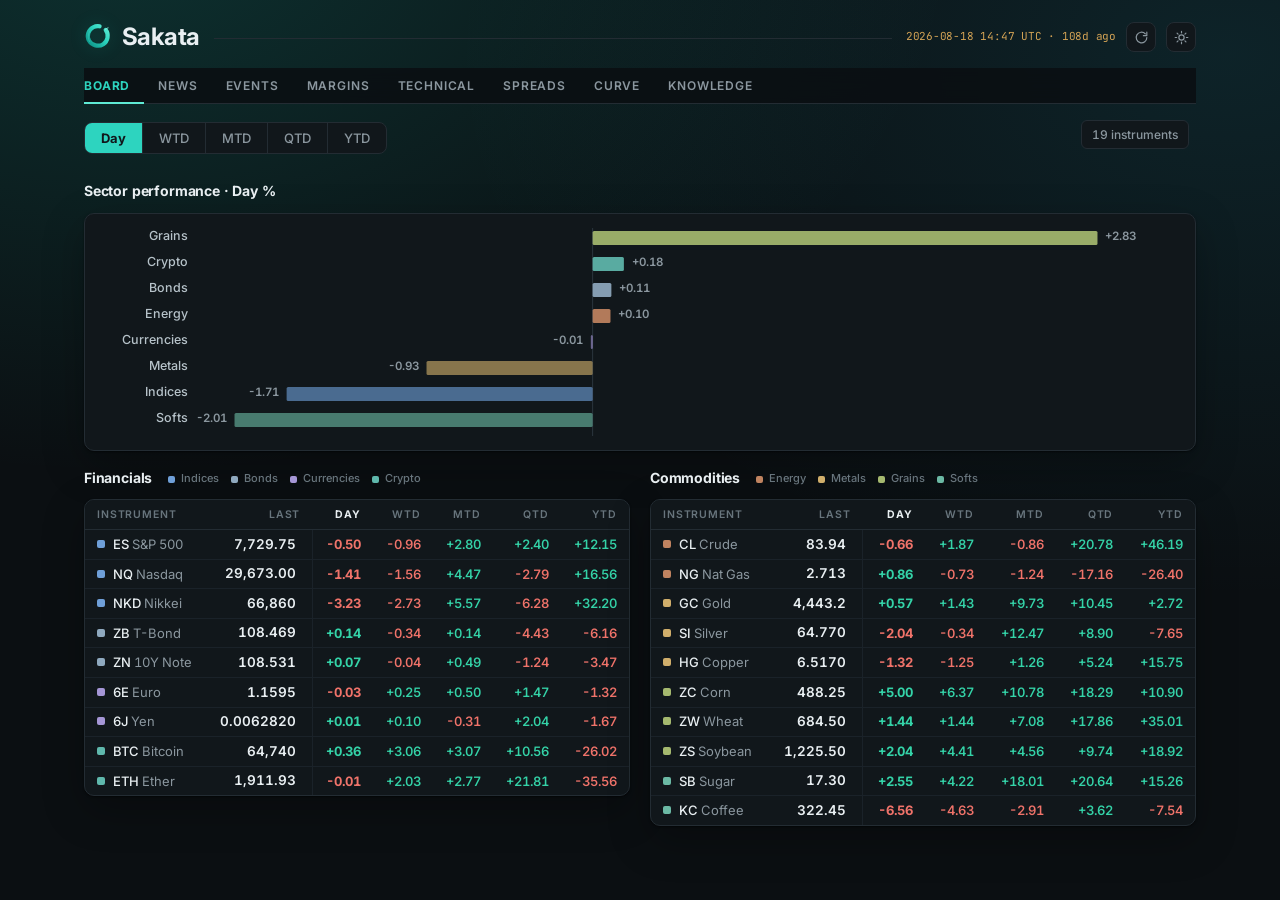
<file: docs/index.html>
<!DOCTYPE html>
<html lang="en">
<head>
<meta charset="utf-8">
<meta name="viewport" content="width=device-width,initial-scale=1,viewport-fit=cover">
<meta name="theme-color" content="#0b0f12">
<title>Sakata · futures terminal</title>
<!-- Theme is resolved before first paint. Doing this in sakata.js instead
     would flash the wrong ground at every tab change. Dark is the default;
     the OS preference is deliberately not consulted, because a terminal
     should not change colour because the laptop thinks it is daytime. A
     stored choice from the header switch always wins. -->
<script>
(function () {
  var t, src = "stored";
  try { t = localStorage.getItem("sk-theme"); } catch (e) { t = null; }
  if (t !== "dark" && t !== "light") { src = "default"; t = "dark"; }
  document.documentElement.setAttribute("data-theme", t);
  document.documentElement.setAttribute("data-theme-src", src);
})();
</script>
<!-- The mark, inlined. A .svg file would be a second asset the build
     has to copy and the browser has to fetch, for 700 bytes. -->
<link rel="icon" href="data:image/svg+xml,%3Csvg%20xmlns%3D%22http%3A%2F%2Fwww.w3.org%2F2000%2Fsvg%22%20viewBox%3D%220%200%2032%2032%22%3E%3Cpath%20d%3D%22M24.07%204.62L25.13%205.63L26.07%206.75L26.86%207.97L27.50%209.26L27.99%2010.60L28.33%2011.98L28.51%2013.38L28.55%2014.78L28.45%2016.16L28.22%2017.52L27.86%2018.85L27.38%2020.12L26.78%2021.35L26.07%2022.51L25.26%2023.61L24.34%2024.62L23.32%2025.54L22.20%2026.36L21.01%2027.06L19.73%2027.63L18.40%2028.07L17.02%2028.35L15.60%2028.48L14.18%2028.43L12.77%2028.22L11.40%2027.84L10.08%2027.29L8.84%2026.58L7.70%2025.73L6.67%2024.76L5.78%2023.67L5.02%2022.49L4.41%2021.25L3.95%2019.95L3.64%2018.63L3.47%2017.29L3.45%2015.95L3.56%2014.63L3.81%2013.34L4.18%2012.10L4.67%2010.90L5.26%209.76L5.95%208.69L6.74%207.69L7.62%206.77L8.58%205.94L9.64%205.23L10.77%204.64L11.95%204.17L13.18%203.83L14.43%203.62L15.70%203.52L15.70%203.78L14.60%203.95L13.53%204.25L12.52%204.67L11.56%205.18L10.68%205.78L9.87%206.44L9.13%207.16L8.45%207.91L7.85%208.71L7.32%209.55L6.86%2010.42L6.47%2011.32L6.16%2012.24L5.93%2013.18L5.77%2014.14L5.69%2015.10L5.68%2016.07L5.75%2017.04L5.91%2018.01L6.16%2018.97L6.50%2019.90L6.94%2020.79L7.46%2021.64L8.08%2022.44L8.78%2023.16L9.56%2023.81L10.41%2024.37L11.31%2024.82L12.26%2025.17L13.24%2025.42L14.23%2025.55L15.23%2025.58L16.21%2025.49L17.18%2025.30L18.11%2025.02L19.00%2024.65L19.84%2024.20L20.63%2023.67L21.36%2023.08L22.03%2022.44L22.63%2021.75L23.18%2021.01L23.65%2020.24L24.07%2019.44L24.42%2018.61L24.70%2017.75L24.91%2016.88L25.06%2015.98L25.12%2015.07L25.11%2014.16L25.02%2013.24L24.84%2012.33Z%22%20fill%3D%22%2314b8a6%22%2F%3E%3C%2Fsvg%3E">
<link rel="preconnect" href="https://fonts.googleapis.com">
<link rel="preconnect" href="https://fonts.gstatic.com" crossorigin>
<link href="https://fonts.googleapis.com/css2?family=Inter:wght@400;450;500;600;700;800&family=JetBrains+Mono:wght@400;500&display=swap" rel="stylesheet">
<link rel="stylesheet" href="sakata.css">
<link rel="icon" href="enso.svg" type="image/svg+xml">
</head>
<body>

<div class="wrap">

  <header class="head">
    <svg class="mark" width="28" height="28" viewBox="0 0 32 32" fill="none" aria-hidden="true"><path d="M24.07 4.62L25.13 5.63L26.07 6.75L26.86 7.97L27.50 9.26L27.99 10.60L28.33 11.98L28.51 13.38L28.55 14.78L28.45 16.16L28.22 17.52L27.86 18.85L27.38 20.12L26.78 21.35L26.07 22.51L25.26 23.61L24.34 24.62L23.32 25.54L22.20 26.36L21.01 27.06L19.73 27.63L18.40 28.07L17.02 28.35L15.60 28.48L14.18 28.43L12.77 28.22L11.40 27.84L10.08 27.29L8.84 26.58L7.70 25.73L6.67 24.76L5.78 23.67L5.02 22.49L4.41 21.25L3.95 19.95L3.64 18.63L3.47 17.29L3.45 15.95L3.56 14.63L3.81 13.34L4.18 12.10L4.67 10.90L5.26 9.76L5.95 8.69L6.74 7.69L7.62 6.77L8.58 5.94L9.64 5.23L10.77 4.64L11.95 4.17L13.18 3.83L14.43 3.62L15.70 3.52L15.70 3.78L14.60 3.95L13.53 4.25L12.52 4.67L11.56 5.18L10.68 5.78L9.87 6.44L9.13 7.16L8.45 7.91L7.85 8.71L7.32 9.55L6.86 10.42L6.47 11.32L6.16 12.24L5.93 13.18L5.77 14.14L5.69 15.10L5.68 16.07L5.75 17.04L5.91 18.01L6.16 18.97L6.50 19.90L6.94 20.79L7.46 21.64L8.08 22.44L8.78 23.16L9.56 23.81L10.41 24.37L11.31 24.82L12.26 25.17L13.24 25.42L14.23 25.55L15.23 25.58L16.21 25.49L17.18 25.30L18.11 25.02L19.00 24.65L19.84 24.20L20.63 23.67L21.36 23.08L22.03 22.44L22.63 21.75L23.18 21.01L23.65 20.24L24.07 19.44L24.42 18.61L24.70 17.75L24.91 16.88L25.06 15.98L25.12 15.07L25.11 14.16L25.02 13.24L24.84 12.33Z" fill="currentColor"/></svg>
    <h1 class="wordmark">Sakata</h1>
    <span class="rule"></span>
    <span class="stamp" id="stamp">loading</span>
    <button class="theme" id="refresh" type="button" aria-label="Reload data" title="Reload the published data">
      <svg viewBox="0 0 24 24" fill="none" stroke="currentColor" stroke-width="1.9" stroke-linecap="round" stroke-linejoin="round" aria-hidden="true"><path d="M20.5 12a8.5 8.5 0 1 1-2.5-6"/><path d="M20.5 3.5V9H15"/></svg>
    </button>
    <button class="theme" id="theme" type="button" aria-label="Switch theme" title="Switch theme">
      <svg class="moon" viewBox="0 0 24 24" fill="none" stroke="currentColor" stroke-width="1.9" stroke-linecap="round" stroke-linejoin="round" aria-hidden="true"><path d="M20.5 14.6A8.6 8.6 0 1 1 9.4 3.5a6.9 6.9 0 0 0 11.1 11.1z"/></svg>
      <svg class="sun" viewBox="0 0 24 24" fill="none" stroke="currentColor" stroke-width="1.9" stroke-linecap="round" stroke-linejoin="round" aria-hidden="true"><circle cx="12" cy="12" r="4.2"/><path d="M12 2.2v2.3M12 19.5v2.3M4.2 12H1.9M22.1 12h-2.3M6.5 6.5 4.9 4.9M19.1 19.1l-1.6-1.6M17.5 6.5l1.6-1.6M4.9 19.1l1.6-1.6"/></svg>
    </button>
  </header>

  <nav class="tabs" id="tabs"></nav>

  <main id="view" class="view"><div class="skel">Loading…</div></main>

</div>
<!-- Order matters: core defines the router and helpers, the tab files
     register themselves, boot runs last. No bundler by design. -->
<script src="js/core.js"></script>
<script src="js/charts.js"></script>
<script src="js/board.js"></script>
<script src="js/technical.js"></script>
<script src="js/spreads.js"></script>
<script src="js/curve.js"></script>
<script src="js/margins.js"></script>
<script src="js/events.js"></script>
<script src="js/knowledge.js"></script>
<script src="js/news.js"></script>
<script src="js/boot.js"></script>
</body>
</html>
</file>
<file: docs/sakata.css>
/* Sakata — static futures terminal.

   THEME. Every colour in the product is declared once, here, as a token. The
   JS reads the same tokens back through getComputedStyle, so a theme flip is
   one attribute on <html> and nothing else in the codebase knows a theme
   exists. Hard-code a colour anywhere else and it will be wrong in one mode.

   TYPE. One family — Inter — for everything on the page. Hierarchy comes
   from weight, size and tracking rather than from a second face, which is
   how a dense screen stays calm: a serif heading over a sans table asks the
   eye to change mode at every section break, and there are nine of them.

   Figures use Inter's tabular lining numerals rather than a monospace. Real
   mono aligns perfectly and reads as a machine log; tabular Inter aligns
   just as well in a table and reads as a document. Mono is kept for exactly
   two jobs where a machine log IS the right register: the build stamp and
   the copyable digest.

   --display stays a separate token even though it currently resolves to the
   same stack. Headings and data are different jobs; keeping the seam means
   changing one without disturbing the other later.

   COLOUR. One teal accent, gains in the same teal family, losses in coral,
   everything else grey. Sector swatches stay desaturated so an identity tag
   can never be mistaken for a signal. */

/* --------------------------------------------------------- light (default) */
:root{
  --display:'Inter',-apple-system,BlinkMacSystemFont,'Segoe UI',Helvetica,sans-serif;
  --sans:'Inter',-apple-system,BlinkMacSystemFont,'Segoe UI',Helvetica,sans-serif;
  --mono:'JetBrains Mono',ui-monospace,'SF Mono',Menlo,monospace;

  /* ground */
  --bg:#f4f6f7;                 /* page: a half-step off white so cards lift */
  --glow-a:rgba(13,148,136,.16);
  --glow-b:rgba(34,211,238,.08);
  --surface:#ffffff;            /* cards, tables, controls */
  --raised:#fafbfc;             /* hover, section rows, summary bars */
  --line:#e0e5e8;               /* structural border */
  --hair:#eef1f3;               /* row rule */

  /* ink */
  --ink:#0d1418; --body:#3a464e; --mute:#66727b; --faint:#97a2ab;

  /* accent */
  --teal:#0d8f83;               /* accent on light — passes contrast */
  --teal-b:#14b8a6;             /* the bright mint, for marks and fills */
  --teal-d:#0d5f58;             /* deepest tint, for conviction */
  --teal-w:#eefaf8;             /* tint ground */

  /* signal */
  --pos:#0a7c66; --neg:#c2453b; --amber:#96701c;
  --warn-bg:#fdfaf3; --warn-line:#ecdfc4; --warn-ink:#6b4f1a; --warn-strong:#4a3610;

  /* chart */
  --grid:#eef1f3; --axis:#d3dade; --volbar:#e9edf1;
  --up:#0d9488; --down:#cf5a54;
  --shadow:0 8px 28px rgba(45,35,80,.07),0 1px 2px rgba(13,20,24,.05);

  /* sector identity — muted by design */
  --sec-indices:#3b6ea5; --sec-bonds:#5c7d99; --sec-currencies:#7a6ba8;
  --sec-crypto:#4c8f86;  --sec-energy:#8c5a3c; --sec-metals:#a8894f;
  --sec-grains:#7d8f4e;  --sec-softs:#4f8f7d;  --sec-other:#9aa2ab;

  /* bias ladder, −3 … +3 */
  --bias3:#0d5f58; --bias2:#0d9488; --bias1:#5fbcb1; --bias0:#9aa4ad;
  --biasn1:#dda29e; --biasn2:#cf5a54; --biasn3:#a33f3a;

  --caret:url("data:image/svg+xml;charset=utf-8,%3Csvg xmlns='http://www.w3.org/2000/svg' width='10' height='6'%3E%3Cpath d='M1 1l4 4 4-4' fill='none' stroke='%2366727b' stroke-width='1.5'/%3E%3C/svg%3E");
}

/* ---------------------------------------------------------------- dark */
/* Not black. #0b0f12 is a cool near-black: a white wick reads on it without
   glare at 6am, and the coral stops vibrating the way it does on #000. */
:root[data-theme="dark"]{
  --bg:#0b0f12; --surface:#11171b; --raised:#161d22;
  --glow-a:rgba(20,184,166,.20); --glow-b:rgba(34,211,238,.10);
  --line:#232c33; --hair:#1a2229;

  --ink:#e9eff2; --body:#b6c2c9; --mute:#8b979f; --faint:#68757d;

  --teal:#2dd4bf; --teal-b:#5eead4; --teal-d:#8ff0e2; --teal-w:#10322f;

  --pos:#34d3a8; --neg:#f0736a; --amber:#d3a355;
  --warn-bg:#1c1a12; --warn-line:#3a3222; --warn-ink:#d8c79c; --warn-strong:#f0e3c2;

  --grid:#1a2229; --axis:#2b353d; --volbar:#1e262d;
  --up:#2dd4bf; --down:#f0736a;
  --shadow:0 14px 42px rgba(0,0,0,.28),0 1px 2px rgba(0,0,0,.50);

  --sec-indices:#6f9fd8; --sec-bonds:#8fa9bf; --sec-currencies:#a596d6;
  --sec-crypto:#5fb8ac;  --sec-energy:#c08360; --sec-metals:#d0ae6b;
  --sec-grains:#a5b96f;  --sec-softs:#6bb9a4;  --sec-other:#7d8891;

  --bias3:#8ff0e2; --bias2:#2dd4bf; --bias1:#189d92; --bias0:#78848d;
  --biasn1:#a75f59; --biasn2:#f0736a; --biasn3:#ff9d94;

  --caret:url("data:image/svg+xml;charset=utf-8,%3Csvg xmlns='http://www.w3.org/2000/svg' width='10' height='6'%3E%3Cpath d='M1 1l4 4 4-4' fill='none' stroke='%238b979f' stroke-width='1.5'/%3E%3C/svg%3E");
}

*{box-sizing:border-box}
html{-webkit-text-size-adjust:100%;background:var(--bg)}
body{margin:0;background:
  radial-gradient(1180px 780px at 10% -8%,var(--glow-a),transparent 70%),
  radial-gradient(1080px 760px at 96% 6%,var(--glow-b),transparent 72%),
  var(--bg);background-attachment:fixed;color:var(--ink);font-family:var(--sans);
  font-size:15px;line-height:1.6;-webkit-font-smoothing:antialiased;
  text-rendering:optimizeLegibility;font-feature-settings:'tnum' 1,'lnum' 1}
::selection{background:var(--teal-w);color:var(--ink)}
:focus-visible{outline:2px solid var(--teal);outline-offset:2px;border-radius:3px}

.wrap{max-width:1160px;margin:0 auto;padding:22px 24px 56px}

/* ---------------------------------------------------------------- header */
/* Mark, wordmark, hairline, stamp, switch — one lockup spanning the full
   measure, so the eye lands on the name and exits at the build time. */
.head{display:flex;align-items:center;gap:10px;margin-bottom:16px}
.mark{flex:none;margin-bottom:2px;color:transparent;
  background:url('enso.svg') center/contain no-repeat;
  filter:drop-shadow(0 0 8px var(--glow-a))}
.wordmark{font-family:var(--display);font-size:24px;font-weight:700;
  letter-spacing:-.022em;color:var(--ink);margin:0;line-height:1}
.rule{flex:1;height:1px;background:var(--line);margin:2px 4px 0}
.stamp{font-family:var(--mono);font-size:11px;font-weight:400;
  color:var(--faint);white-space:nowrap;letter-spacing:-.02em}

/* The switch states what it will do, not what it is: sun in dark, moon in
   light. One 30px square, the only round-cornered control in the header. */
.theme{appearance:none;display:inline-flex;align-items:center;
  justify-content:center;width:30px;height:30px;flex:none;padding:0;
  cursor:pointer;color:var(--mute);background:var(--surface);
  border:1px solid var(--line);border-radius:8px;
  transition:color .14s,border-color .14s}
.theme:hover{color:var(--teal);border-color:var(--teal)}
.theme.spin svg{animation:spin .5s linear}
@keyframes spin{to{transform:rotate(360deg)}}
/* Past eight hours the build has missed a session boundary — the stamp says
   so in colour, because an old figure that looks current is worse than none. */
.stamp.stale{color:var(--amber)}
.theme svg{width:15px;height:15px;display:block}
.theme .sun{display:none}
:root[data-theme="dark"] .theme .sun{display:block}
:root[data-theme="dark"] .theme .moon{display:none}

/* ------------------------------------------------------------------ tabs */
.tabs{display:flex;flex-wrap:wrap;border-bottom:1px solid var(--line);
  margin-bottom:16px;position:sticky;top:0;z-index:6;
  background:var(--bg);background:color-mix(in srgb,var(--bg) 86%,transparent);
  backdrop-filter:blur(14px);-webkit-backdrop-filter:blur(14px)}
/* Capitals need tracking. At normal spacing an all-caps run reads as a
   block rather than as words, so .07em goes back in and the size comes down
   — caps carry more optical weight than lowercase at the same px. */
.tab{appearance:none;border:none;background:none;cursor:pointer;
  padding:10px 14px 9px;font-family:var(--sans);font-size:12px;
  font-weight:600;text-transform:uppercase;letter-spacing:.07em;
  color:var(--mute);border-bottom:2px solid transparent;
  margin-bottom:-1px;transition:color .12s}
.tab:first-child{padding-left:0}
.tab:hover{color:var(--ink)}
.tab.on{color:var(--teal);font-weight:700;border-bottom-color:var(--teal-b)}

/* -------------------------------------------------------------- controls */
.bar{display:flex;align-items:center;gap:10px;flex-wrap:wrap;margin:0 0 12px}
.seg{display:inline-flex;border:1px solid var(--line);border-radius:8px;
  overflow:hidden;background:var(--surface)}
.seg button{appearance:none;border:none;background:none;cursor:pointer;
  font-family:var(--sans);font-size:13px;font-weight:500;color:var(--mute);
  padding:7px 16px;border-right:1px solid var(--line);
  font-variant-numeric:tabular-nums}
.seg button:last-child{border-right:none}
.seg button:hover{color:var(--ink);background:var(--raised)}
.seg button.on{color:var(--surface);background:var(--teal);font-weight:700}
select{font-family:var(--sans);font-size:14px;color:var(--ink);
  padding:7px 32px 7px 13px;border:1px solid var(--line);border-radius:8px;
  background-color:var(--surface);appearance:none;background-image:var(--caret);
  background-repeat:no-repeat;background-position:right 13px center}
.spacer{margin-left:auto}

/* ------------------------------------------------------------------ type */
h5,.eyebrow{font-family:var(--display);font-size:14px;font-weight:700;
  letter-spacing:-.012em;color:var(--ink);margin:24px 0 10px;
  display:flex;align-items:baseline;flex-wrap:wrap}
.eyebrow:first-child{margin-top:0}
.note{font-size:14px;color:var(--mute);line-height:1.65;margin:0 0 12px;
  max-width:74ch}
.note b{color:var(--ink);font-weight:600}
.warn{background:var(--warn-bg);border:1px solid var(--warn-line);
  padding:13px 16px;font-size:13.5px;line-height:1.65;margin:0 0 18px;
  border-radius:8px;color:var(--warn-ink);max-width:78ch}
.warn b{color:var(--warn-strong);font-weight:600}
/* A flag, not a box. The .warn panel was four lines of prose on every short
   window; this says the same thing in one and stops being read as an error. */
.flag{display:flex;align-items:baseline;gap:7px;margin:0 0 12px;
  font-size:12.5px;line-height:1.5;color:var(--amber)}
.flag::before{content:"";flex:none;width:3px;align-self:stretch;
  background:var(--amber);border-radius:2px;opacity:.55}

.chips{margin:0 0 12px}
.chip{display:inline-block;padding:4px 10px;margin:0 7px 7px 0;
  border:1px solid var(--line);border-radius:6px;background:var(--surface);
  font-family:var(--sans);font-size:12px;font-weight:500;color:var(--mute);
  font-variant-numeric:tabular-nums}
.skel{padding:52px 0;text-align:center;color:var(--faint);font-size:14px}
.grid2{display:grid;grid-template-columns:1fr 1fr;gap:20px}
@media(max-width:880px){.grid2{grid-template-columns:1fr;gap:10px}}

/* ---------------------------------------------------------------- tables */
.card{border:1px solid var(--line);border-radius:10px;overflow:hidden;
  background:var(--surface);box-shadow:var(--shadow)}
.scroll{overflow-x:auto;-webkit-overflow-scrolling:touch}
table{border-collapse:collapse;width:100%;font-size:13px;line-height:1.45;
  font-variant-numeric:tabular-nums lining-nums}
thead th{background:var(--surface);color:var(--faint);font-family:var(--sans);
  font-weight:600;font-size:10.5px;text-transform:uppercase;letter-spacing:.08em;
  padding:7px 12px;text-align:right;border-bottom:1px solid var(--line);
  white-space:nowrap}
thead th.l{text-align:left}
td{font-family:var(--sans);font-size:13px;font-weight:450;
  padding:4.5px 12px;text-align:right;border-bottom:1px solid var(--hair);
  white-space:nowrap;color:var(--body)}
td.l{text-align:left;color:var(--ink);font-weight:500}
tbody tr:last-child td{border-bottom:none}
tbody tr:hover td{background:var(--raised)}

/* Sector identity is a swatch, not a label — an 8px square ties the row to
   its bar in the chart at zero vertical cost. */
.sw{display:inline-block;width:8px;height:8px;border-radius:2px;margin-right:8px;
  vertical-align:1px;flex:none}
.legend{display:inline-flex;flex-wrap:wrap;gap:12px;margin-left:16px;
  font-family:var(--sans);font-size:11px;font-weight:500;color:var(--faint);
  letter-spacing:0}
.key{display:inline-flex;align-items:center;white-space:nowrap}
.key .sw{margin-right:6px;width:7px;height:7px}
td.l .nm{color:var(--mute);font-weight:400}

/* Last is the anchor figure — everything else on the row derives from it. */
td.last{color:var(--ink);font-weight:600;font-size:13.5px;
  border-right:1px solid var(--hair);padding-right:16px}

/* The selected horizon gains weight, not a fill. A tinted cell reads as an
   error state; a heavier digit reads as focus. */
td.on{font-weight:700}
thead th.on{color:var(--ink);font-weight:700}
tr.out td{background:var(--raised)}
tr.out:hover td{background:var(--hair)}
tr.sec td{background:var(--raised);font-family:var(--sans);font-size:10px;
  text-transform:uppercase;letter-spacing:.09em;color:var(--faint);
  padding:6px 12px;font-weight:600}

.pos{color:var(--pos);font-weight:550}
.neg{color:var(--neg);font-weight:550}
.dim{color:var(--mute)}
.faint{color:var(--faint)}
.lg{color:var(--teal);font-weight:600}
.sh{color:var(--amber);font-weight:600}
.cash{color:var(--faint)}
.ind{padding-left:14px}
td.l a{color:var(--ink);text-decoration:none;border-bottom:1px solid transparent}
td.l a:hover{color:var(--teal);border-bottom-color:var(--teal-b)}

/* ---------------------------------------------------------------- charts */
.chart{width:100%;display:block}
.chart .axis{font-family:var(--sans);font-size:11px;fill:var(--faint);
  font-variant-numeric:tabular-nums}
.chart .lbl{font-family:var(--sans);font-size:12.5px;font-weight:500;
  fill:var(--body)}
.chart .val{font-family:var(--sans);font-size:11.5px;font-weight:600;
  fill:var(--mute);font-variant-numeric:tabular-nums}
.chart .grid{stroke:var(--grid);stroke-width:1}
.plot{border:1px solid var(--line);border-radius:10px;padding:10px 6px;
  background:var(--surface);box-shadow:var(--shadow)}

/* Small multiples. Three across on a desktop, one on a phone — a 300px-wide
   chart is the narrowest that still shows the shape of a spread. */
.cgrid{display:grid;grid-template-columns:repeat(3,1fr);gap:12px;margin-bottom:6px}
@media(max-width:820px){.cgrid{grid-template-columns:1fr}}
.ctitle{display:flex;align-items:baseline;justify-content:space-between;gap:8px;
  padding:0 6px 2px;font-size:12.5px;color:var(--ink)}
.ctitle b{font-weight:600}
.ctitle span{font-size:11px;color:var(--faint);white-space:nowrap;
  font-variant-numeric:tabular-nums}
.clegend{display:flex;flex-wrap:wrap;gap:10px;padding:0 6px 4px;
  font-size:10.5px;color:var(--mute)}
.clegend .sw{width:7px;height:7px;margin-right:5px}

/* ------------------------------------------------------------------ news */
.item{border-bottom:1px solid var(--hair);padding:15px 18px}
.item:last-child{border-bottom:none}
.item a{font-family:var(--sans);color:var(--ink);text-decoration:none;
  font-weight:600;font-size:14.5px}
.item a:hover{color:var(--teal)}
.item p{margin:6px 0 0;font-size:14px;color:var(--mute);line-height:1.65}
.item .when{font-family:var(--sans);font-size:11.5px;color:var(--faint);
  display:block;margin-top:7px;font-variant-numeric:tabular-nums}
.mkt{padding:17px 18px;border-bottom:1px solid var(--hair)}
.mkt:last-child{border-bottom:none}
.mkt h6{margin:0 0 7px;font-family:var(--sans);font-size:12px;font-weight:700;
  color:var(--teal);text-transform:uppercase;letter-spacing:.07em}
/* Justified, with hyphenation on. Justification without hyphens opens
   rivers in a column this narrow; with them the right edge is clean and the
   word spacing stays even. */
.mkt p{margin:0;font-size:14px;color:var(--body);line-height:1.7;
  text-align:justify;text-justify:inter-word;hyphens:auto;-webkit-hyphens:auto}
.news .card{height:100%}
.news .eyebrow{margin-top:0}
@media(max-width:880px){.mkt p{text-align:left;hyphens:manual}}

/* --------------------------------------------------------------- drivers */
.dgrid{display:grid;grid-template-columns:1fr 1fr;gap:16px}
@media(max-width:880px){.dgrid{grid-template-columns:1fr}}
.dcard{border:1px solid var(--line);border-radius:10px;background:var(--surface);
  padding:14px 16px 12px;box-shadow:var(--shadow)}
.dhead{display:flex;align-items:center;gap:2px;font-size:14px;color:var(--body);
  padding-bottom:9px;margin-bottom:9px;border-bottom:1px solid var(--hair)}
.dhead b{color:var(--ink);font-weight:700;margin-right:5px}
.dsec{margin-left:auto;font-family:var(--sans);font-size:10px;font-weight:600;
  letter-spacing:.09em;text-transform:uppercase;color:var(--faint)}
ol.dlist{margin:0;padding:0;list-style:none;counter-reset:d}
ol.dlist li{counter-increment:d;position:relative;padding:0 0 9px 22px;
  font-size:13px;line-height:1.55}
ol.dlist li:last-child{padding-bottom:0}
ol.dlist li::before{content:counter(d);position:absolute;left:0;top:1px;
  font-family:var(--sans);font-size:10px;font-weight:700;color:var(--teal);
  width:15px;height:15px;border-radius:4px;background:var(--teal-w);
  text-align:center;line-height:15px}
ol.dlist li b{display:block;color:var(--ink);font-weight:600;font-size:13px}
ol.dlist li span{color:var(--mute)}

/* ---------------------------------------------------------------- digest */
details{margin:26px 0;border:1px solid var(--line);border-radius:10px;
  overflow:hidden;background:var(--surface)}
summary{padding:12px 16px;background:var(--raised);cursor:pointer;
  font-family:var(--sans);font-size:13.5px;font-weight:500;color:var(--body)}
pre{margin:0;padding:16px;font-family:var(--mono);font-size:11px;line-height:1.6;
  overflow-x:auto;white-space:pre;color:var(--body)}
.btn{margin:12px 16px;padding:6px 14px;font-family:var(--sans);font-size:13px;
  font-weight:500;border:1px solid var(--line);border-radius:8px;
  background:var(--surface);color:var(--mute);cursor:pointer}
.btn:hover{border-color:var(--teal);color:var(--teal)}

@media(max-width:640px){
  .wrap{padding:20px 15px 52px}
  body{font-size:14px}
  .wordmark{font-size:19px}
  table{font-size:12.5px}
  td{padding:7px 10px}
  thead th{padding:9px 10px;font-size:10.5px}
  .tab{padding:11px 11px;font-size:13px}
  h5,.eyebrow{font-size:14.5px}
  .note{font-size:13.5px}
}

@media(prefers-reduced-motion:reduce){
  *{transition:none!important;animation:none!important}
}
</file>
